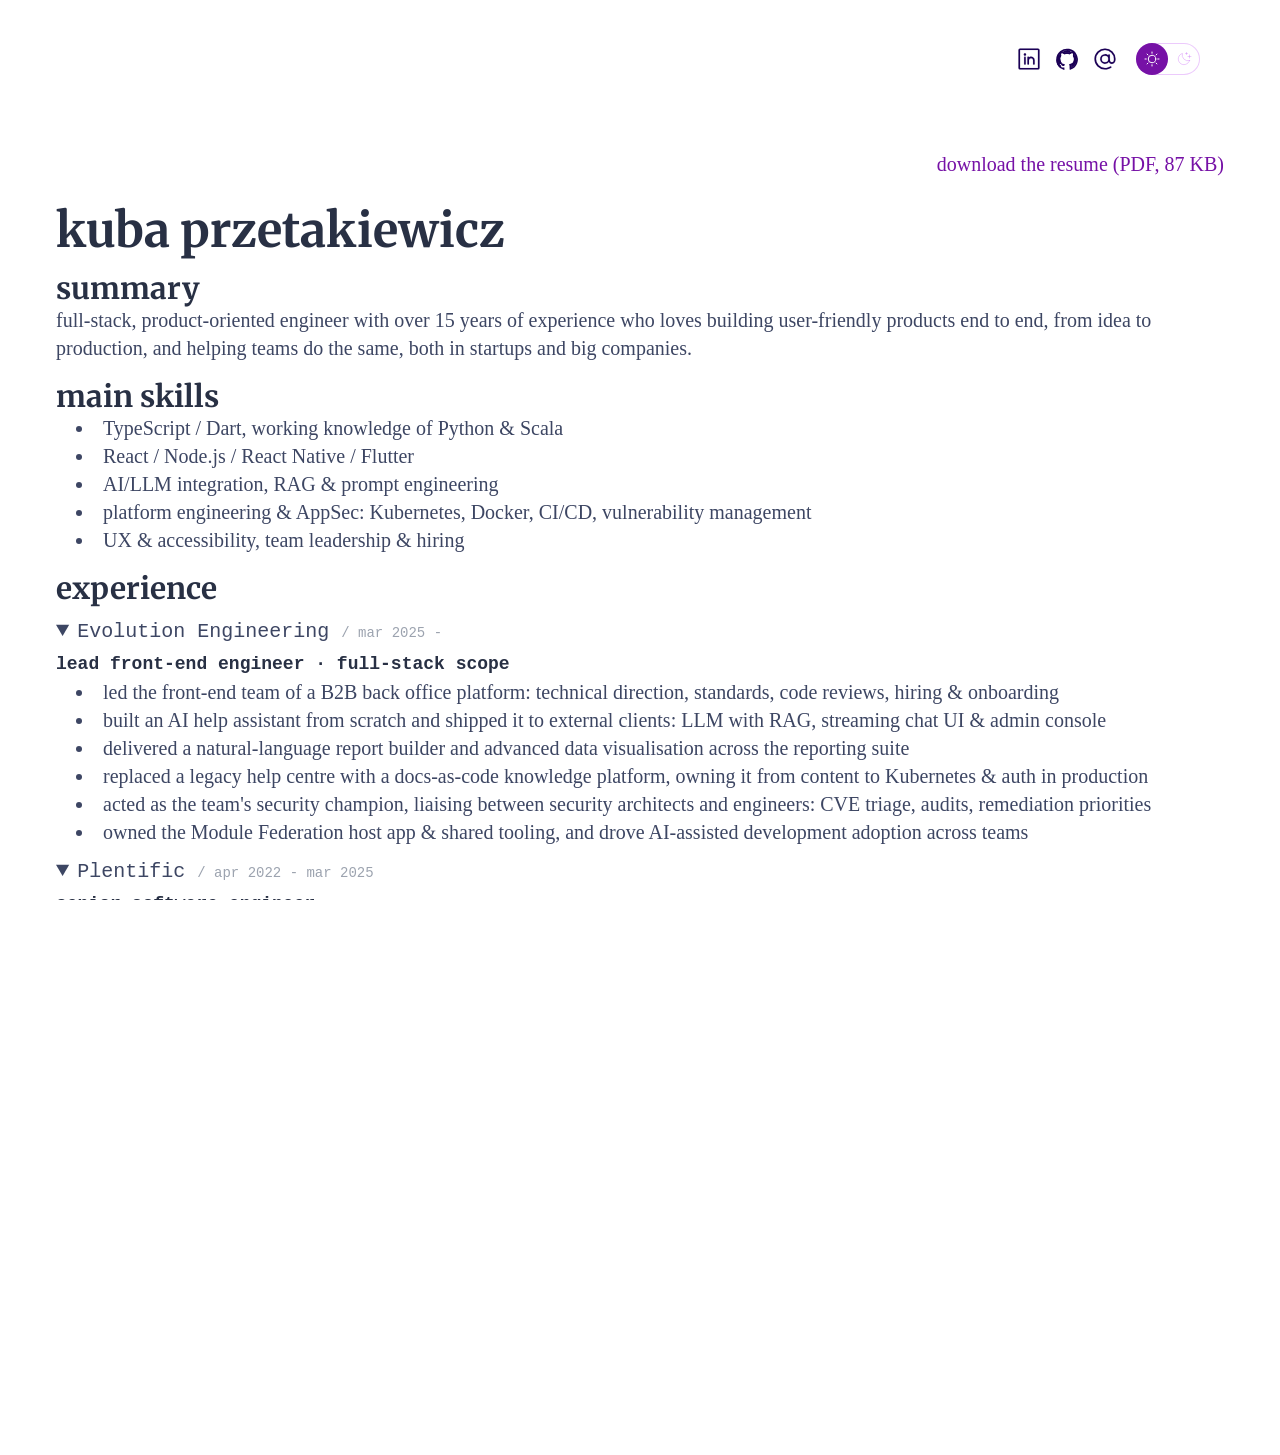
<file: index.html>
<!DOCTYPE html>
<html lang="en">
	<head>
		<meta charset="UTF-8">
<meta name="description" property="og:description" content="the personal site of kuba przetakiewicz">
<meta name="viewport" content="width=device-width">
<meta name="generator" content="Astro v2.1.3">
<title>kuba przetakiewicz - senior software engineer</title>

<!-- <link rel="icon" type="image/svg+xml" href="/favicon.svg" /> -->
<link rel="preconnect" href="https://fonts.googleapis.com">
<link rel="preconnect" href="https://fonts.gstatic.com" crossorigin>
<link href="https://fonts.googleapis.com/css2?family=Karla:ital,wght@0,400;0,700;1,400&family=Merriweather:wght@400;700&display=swap" rel="stylesheet">

<script>
	// This code is inlined in the head to make dark mode instant & blocking.
	const getThemePreference = () => {
		if (typeof localStorage !== 'undefined' && localStorage.getItem('theme')) {
			return localStorage.getItem('theme');
		}
		return window.matchMedia('(prefers-color-scheme: dark)').matches ? 'dark' : 'light';
	};
	const isDark = getThemePreference() === 'dark';
	document.documentElement.classList[isDark ? 'add' : 'remove']('theme-dark');

	if (typeof localStorage !== 'undefined') {
		// Watch the document element and persist user preference when it changes.
		const observer = new MutationObserver(() => {
			const isDark = document.documentElement.classList.contains('theme-dark');
			localStorage.setItem('theme', isDark ? 'dark' : 'light');
		});
		observer.observe(document.documentElement, { attributes: true, attributeFilter: ['class'] });
	}
</script>
	<link rel="stylesheet" href="/_astro/404.932a802f.css" />
<link rel="stylesheet" href="/_astro/index.e39b79e0.css" />
<link rel="stylesheet" href="/_astro/index.4aaa3e02.css" />
<link rel="stylesheet" href="/_astro/404.a848fe83.css" /><script type="module">class n extends HTMLElement{constructor(){super();const e=this.querySelector("button"),t=s=>{document.documentElement.classList[s?"add":"remove"]("theme-dark"),e.setAttribute("aria-pressed",String(s))};e.addEventListener("click",()=>t(!this.isDark())),t(this.isDark())}isDark(){return document.documentElement.classList.contains("theme-dark")}}customElements.define("theme-toggle",n);
</script></head>
	<body>
		<div class="stack">
			<nav class="astro-DMQPWCEC">
	<div class="menu-main astro-DMQPWCEC">
		<div class="menu-clickies astro-DMQPWCEC">
			<div class="socials astro-DMQPWCEC">
				<a href="https://www.linkedin.com/in/kubaprzetakiewicz" class="social astro-DMQPWCEC" target="_blank" rel="noopener noreferrer">
						<span class="sr-only astro-DMQPWCEC">LinkedIn</span>
						<svg xmlns="http://www.w3.org/2000/svg" width="40" height="40" viewBox="0 0 256 256" aria-hidden="true" stroke="currentcolor" fill="currentcolor" class="astro-PATNJMLL">
	<g class="astro-PATNJMLL"><path d="M216,24H40A16,16,0,0,0,24,40V216a16,16,0,0,0,16,16H216a16,16,0,0,0,16-16V40A16,16,0,0,0,216,24Zm0,192H40V40H216V216ZM96,112v64a8,8,0,0,1-16,0V112a8,8,0,0,1,16,0Zm88,28v36a8,8,0,0,1-16,0V140a20,20,0,0,0-40,0v36a8,8,0,0,1-16,0V112a8,8,0,0,1,15.79-1.78A36,36,0,0,1,184,140ZM100,84A12,12,0,1,1,88,72,12,12,0,0,1,100,84Z"></path></g>
	
</svg>
					</a><a href="https://github.com/kubaprzetakiewicz" class="social astro-DMQPWCEC" target="_blank" rel="noopener noreferrer">
						<span class="sr-only astro-DMQPWCEC">GitHub</span>
						<svg xmlns="http://www.w3.org/2000/svg" width="40" height="40" viewBox="0 0 256 256" aria-hidden="true" stroke="currentcolor" fill="currentcolor" class="astro-PATNJMLL">
	<g class="astro-PATNJMLL"><path fill="none" stroke-width="14.7" d="M55.7 167.2c13.9 1 21.3 13.1 22.2 14.6 4.2 7.2 10.4 9.6 18.3 7.1l1.1-3.4a60.3 60.3 0 0 1-25.8-11.9c-12-10.1-18-25.6-18-46.3"/><path fill="none" stroke-width="16" d="M61.4 205.1a24.5 24.5 0 0 1-3-6.1c-3.2-7.9-7.1-10.6-7.8-11.1l-1-.6c-2.4-1.6-9.5-6.5-7.2-13.9 1.4-4.5 6-7.2 12.3-7.2h.8c4 .3 7.6 1.5 10.7 3.2-9.1-10.1-13.6-24.3-13.6-42.3 0-11.3 3.5-21.7 10.1-30.4A46.7 46.7 0 0 1 65 67.3a8.3 8.3 0 0 1 5-4.7c2.8-.9 13.3-2.7 33.2 9.9a105 105 0 0 1 50.5 0c19.9-12.6 30.4-10.8 33.2-9.9 2.3.7 4.1 2.4 5 4.7 5 12.7 4 23.2 2.6 29.4 6.7 8.7 10 18.9 10 30.4 0 42.6-25.8 54.7-43.6 58.7 1.4 4.1 2.2 8.8 2.2 13.7l-.1 23.4v2.3"/><path fill="none" stroke-width="16" d="M160.9 185.7c1.4 4.1 2.2 8.8 2.2 13.7l-.1 23.4v2.3A98.6 98.6 0 1 0 61.4 205c-1.4-2.1-11.3-17.5-11.8-17.8-2.4-1.6-9.5-6.5-7.2-13.9 1.4-4.5 6-7.2 12.3-7.2h.8c4 .3 7.6 1.5 10.7 3.2-9.1-10.1-13.6-24.3-13.6-42.3 0-11.3 3.5-21.7 10.1-30.4A46.4 46.4 0 0 1 65 67.3a8.3 8.3 0 0 1 5-4.7c2.8-.9 13.3-2.7 33.2 9.9a105 105 0 0 1 50.5 0c19.9-12.6 30.4-10.8 33.2-9.9 2.3.7 4.1 2.4 5 4.7 5 12.7 4 23.2 2.6 29.4 6.7 8.7 10 18.9 10 30.4.1 42.6-25.8 54.7-43.6 58.6z"/><path fill="none" stroke-width="18.7" d="m170.1 203.3 17.3-12 17.2-18.7 9.5-26.6v-27.9l-9.5-27.5" /><path fill="none" stroke-width="22.7" d="m92.1 57.3 23.3-4.6 18.7-1.4 29.3 5.4m-110 32.6-8 16-4 21.4.6 20.3 3.4 13" /><path fill="none" stroke-width="13.3" d="M28.8 133a100 100 0 0 0 66.9 94.4v-8.7c-22.4 1.8-33-11.5-35.6-19.8-3.4-8.6-7.8-11.4-8.5-11.8"/></g>
	
</svg>
					</a><a href="mailto:kuba@przetakiewicz.pl" class="social astro-DMQPWCEC" target="_blank" rel="noopener noreferrer">
						<span class="sr-only astro-DMQPWCEC">Email</span>
						<svg xmlns="http://www.w3.org/2000/svg" width="40" height="40" viewBox="0 0 256 256" aria-hidden="true" stroke="currentcolor" fill="currentcolor" class="astro-PATNJMLL">
	<g class="astro-PATNJMLL"><path d="M128,24a104,104,0,0,0,0,208c21.51,0,44.1-6.48,60.43-17.33a8,8,0,0,0-8.86-13.33C166,210.38,146.21,216,128,216a88,88,0,1,1,88-88c0,26.45-10.88,32-20,32s-20-5.55-20-32V88a8,8,0,0,0-16,0v4.26a48,48,0,1,0,5.93,65.1c6,12,16.35,18.64,30.07,18.64,22.54,0,36-17.94,36-48A104.11,104.11,0,0,0,128,24Zm0,136a32,32,0,1,1,32-32A32,32,0,0,1,128,160Z"></path></g>
	
</svg>
					</a>
			</div>

			<div class="theme-toggle astro-DMQPWCEC">
				<theme-toggle class="astro-X3PJSKD3">
	<button class="astro-X3PJSKD3">
		<span class="sr-only astro-X3PJSKD3">Dark theme</span>
		<span class="icon light astro-X3PJSKD3"><svg xmlns="http://www.w3.org/2000/svg" width="40" height="40" viewBox="0 0 256 256" aria-hidden="true" stroke="currentcolor" fill="currentcolor" class="astro-PATNJMLL">
	<g class="astro-PATNJMLL"><circle cx="128" cy="128" r="60" fill="none" stroke-linecap="round" stroke-linejoin="round" stroke-width="16"/><path fill="none" stroke-linecap="round" stroke-linejoin="round" stroke-width="16" d="M128 36V16M63 63 49 49m-13 79H16m47 65-14 14m79 13v20m65-47 14 14m13-79h20m-47-65 14-14"/></g>
	
</svg></span>
		<span class="icon dark astro-X3PJSKD3"><svg xmlns="http://www.w3.org/2000/svg" width="40" height="40" viewBox="0 0 256 256" aria-hidden="true" stroke="currentcolor" fill="currentcolor" class="astro-PATNJMLL">
	<g class="astro-PATNJMLL"><path fill="none" stroke-linecap="round" stroke-linejoin="round" stroke-width="16" d="M216 112V64m24 24h-48m-24-64v32m16-16h-32m65 113A92 92 0 0 1 103 39h0a92 92 0 1 0 114 114Z"/></g>
	
</svg></span>
	</button>
</theme-toggle>
			</div>
		</div>
	</div>
</nav>
			<div class="wrapper stack gap-8 lg:gap-20 astro-J7PV25F6">
    <main class="container mx-auto p-4 md:p-8 text-xl font-serif astro-J7PV25F6">
      <p class="text-right astro-J7PV25F6">
        <a class="resume-link astro-J7PV25F6" href="./kuba przetakiewicz - senior software engineer.pdf" download>
          download the resume (PDF, 87 KB)
        </a>
      </p>
      <br class="astro-J7PV25F6">
      <div class="astro-CZSXI2W5">
	<header class="flex flex-col items-start astro-CZSXI2W5">
		<h1 class="text-5xl astro-CZSXI2W5">kuba przetakiewicz</h1>
		<a class="text-blue-500 underline print-only astro-CZSXI2W5" href="mailto:kuba@przetakiewicz.pl">
			kuba@przetakiewicz.pl
		</a>
		<a class="text-blue-500 underline print-only astro-CZSXI2W5" href="//github.com/kubaprzetakiewicz" title="Link to GitHub" target="_blank" rel="noopener noreferrer">
			github.com/kubaprzetakiewicz
		</a>
		<a class="text-blue-500 underline print-only astro-CZSXI2W5" href="//linkedin.com/in/kubaprzetakiewicz" title="Link to LinkedIn" target="_blank" rel="noopener noreferrer">
			linkedin.com/in/kubaprzetakiewicz
		</a>
	</header>
	<section class="summary mt-4 astro-CZSXI2W5">
		<h2 class="text-3xl astro-CZSXI2W5">summary</h2>
		<p class="astro-CZSXI2W5">
			full-stack, product-oriented engineer with over 15 years of
			experience who loves building user-friendly products end to end,
			from idea to production, and helping teams do the same, both in
			startups and big companies.
		</p>
	</section>
	<section class="skills mt-4 astro-CZSXI2W5">
		<h2 class="text-3xl astro-CZSXI2W5">main skills</h2>
		<ul class="pl-5 astro-CZSXI2W5">
			<li class="list-disc list-inside astro-CZSXI2W5">TypeScript / Dart, working knowledge of Python & Scala</li>
			<li class="list-disc list-inside astro-CZSXI2W5">React / Node.js / React Native / Flutter</li>
			<li class="list-disc list-inside astro-CZSXI2W5">AI/LLM integration, RAG & prompt engineering</li>
			<li class="list-disc list-inside astro-CZSXI2W5">platform engineering & AppSec: Kubernetes, Docker, CI/CD, vulnerability management</li>
			<li class="list-disc list-inside astro-CZSXI2W5">UX & accessibility, team leadership & hiring</li>
		</ul>
	</section>
	<section class="experience mt-4 astro-CZSXI2W5">
		<h2 class="text-3xl astro-CZSXI2W5">experience</h2>
		<details open class="astro-CZSXI2W5">
			<summary class="font-mono pt-3 pb-1 astro-CZSXI2W5">
				<span class="text-xl astro-CZSXI2W5">Evolution Engineering</span>
				<span class="text-gray-400 text-sm astro-CZSXI2W5"> / mar 2025 -</span>
			</summary>
			<h3 class="text-lg font-mono astro-CZSXI2W5">lead front-end engineer · full-stack scope</h3>
			<ul class="pl-5 astro-CZSXI2W5">
				<li class="list-disc list-inside astro-CZSXI2W5">
					led the front-end team of a B2B back office platform: technical direction, standards, code reviews, hiring & onboarding
				</li>
				<li class="list-disc list-inside astro-CZSXI2W5">
					built an AI help assistant from scratch and shipped it to external clients: LLM with RAG, streaming chat UI & admin console
				</li>
				<li class="list-disc list-inside astro-CZSXI2W5">
					delivered a natural-language report builder and advanced data visualisation across the reporting suite
				</li>
				<li class="list-disc list-inside astro-CZSXI2W5">
					replaced a legacy help centre with a docs-as-code knowledge platform, owning it from content to Kubernetes & auth in production
				</li>
				<li class="list-disc list-inside astro-CZSXI2W5">
					acted as the team's security champion, liaising between security architects and engineers: CVE triage, audits, remediation priorities
				</li>
				<li class="list-disc list-inside astro-CZSXI2W5">
					owned the Module Federation host app & shared tooling, and drove AI-assisted development adoption across teams
				</li>
			</ul>
		</details>
		<details open class="astro-CZSXI2W5">
			<summary class="font-mono pt-3 pb-1 astro-CZSXI2W5">
				<span class="text-xl astro-CZSXI2W5">Plentific</span>
				<span class="text-gray-400 text-sm astro-CZSXI2W5"> / apr 2022 - mar 2025</span>
			</summary>
			<h3 class="text-lg font-mono astro-CZSXI2W5">senior software engineer</h3>
			<ul class="pl-5 astro-CZSXI2W5">
				<li class="list-disc list-inside astro-CZSXI2W5">
					delivered core business functionality for the back office proptech platform
				</li>
				<li class="list-disc list-inside astro-CZSXI2W5">
					owned platform responsibilities: CI/CD, internal tooling, DX & light DevOps; took part in technical hiring
				</li>
				<li class="list-disc list-inside astro-CZSXI2W5">
					migrated legacy Jenkins pipelines to GitHub Actions, cutting deployment times by almost 90%
				</li>
			</ul>
		</details>
		<details open class="astro-CZSXI2W5">
			<summary class="font-mono pt-3 pb-1 astro-CZSXI2W5">
				<span class="text-xl astro-CZSXI2W5">Stepwise</span>
				<span class="text-gray-400 text-sm astro-CZSXI2W5"> / mar 2020 - mar 2022</span>
			</summary>
			<h3 class="text-lg font-mono astro-CZSXI2W5">front-end & Flutter lead / core member</h3>
			<ul class="pl-5 astro-CZSXI2W5">
				<li class="list-disc list-inside astro-CZSXI2W5">
					led Flutter development of a smart building management app, driving R&amp;D and team direction
				</li>
				<li class="list-disc list-inside astro-CZSXI2W5">
					delivered React apps for financial &amp; energy sector clients, from customer-facing products to internal tools
				</li>
				<li class="list-disc list-inside astro-CZSXI2W5">
					shaped engineering culture: CI/CD, code review practices, technical interview process, tech talks & workshops
				</li>
			</ul>
		</details>
		<details open class="astro-CZSXI2W5">
			<summary class="font-mono pt-3 pb-1 astro-CZSXI2W5">
				<span class="text-xl astro-CZSXI2W5">earlier</span>
			</summary>
			<ul class="pl-5 astro-CZSXI2W5">
				<li class="list-disc list-inside astro-CZSXI2W5">
					<span class="font-mono astro-CZSXI2W5">IGT</span> <span class="text-gray-400 text-sm font-mono astro-CZSXI2W5">/ mar 2015 - feb 2020</span> / senior front-end developer: React & React Native gaming products, Angular back office, ADA accessibility
				</li>
				<li class="list-disc list-inside astro-CZSXI2W5">
					<span class="font-mono astro-CZSXI2W5">CodersLab</span> <span class="text-gray-400 text-sm font-mono astro-CZSXI2W5">/ sep 2016 - jan 2020</span> / lecturer & mentor: React bootcamps, workshops, 1:1 mentoring
				</li>
				<li class="list-disc list-inside astro-CZSXI2W5">
					<span class="font-mono astro-CZSXI2W5">24/7 Communication</span> <span class="text-gray-400 text-sm font-mono astro-CZSXI2W5">/ oct 2014 - feb 2015</span> / front-end developer: WordPress & Facebook campaign apps for agency clients
				</li>
				<li class="list-disc list-inside astro-CZSXI2W5">
					<span class="font-mono astro-CZSXI2W5">freelance</span> <span class="text-gray-400 text-sm font-mono astro-CZSXI2W5">/ 2007 -</span> / WordPress, UI design & landing pages for design agencies
				</li>
			</ul>
		</details>
	</section>
</div>
    </main>
  </div>
			<footer class="astro-SZ7XMLTE">
	
	<div class="group astro-SZ7XMLTE">
		<p class="astro-SZ7XMLTE">
			hastily put together with <a href="https://astro.build/" class="astro-SZ7XMLTE">Astro</a> using their <a href="https://github.com/withastro/astro/tree/latest/examples/portfolio" class="astro-SZ7XMLTE">Portfolio template</a>, thanks!
		</p>
		<p class="astro-SZ7XMLTE">&copy; 2026 kuba przetakiewicz</p>
	</div>
</footer>
		</div>
	</body></html>
</file>
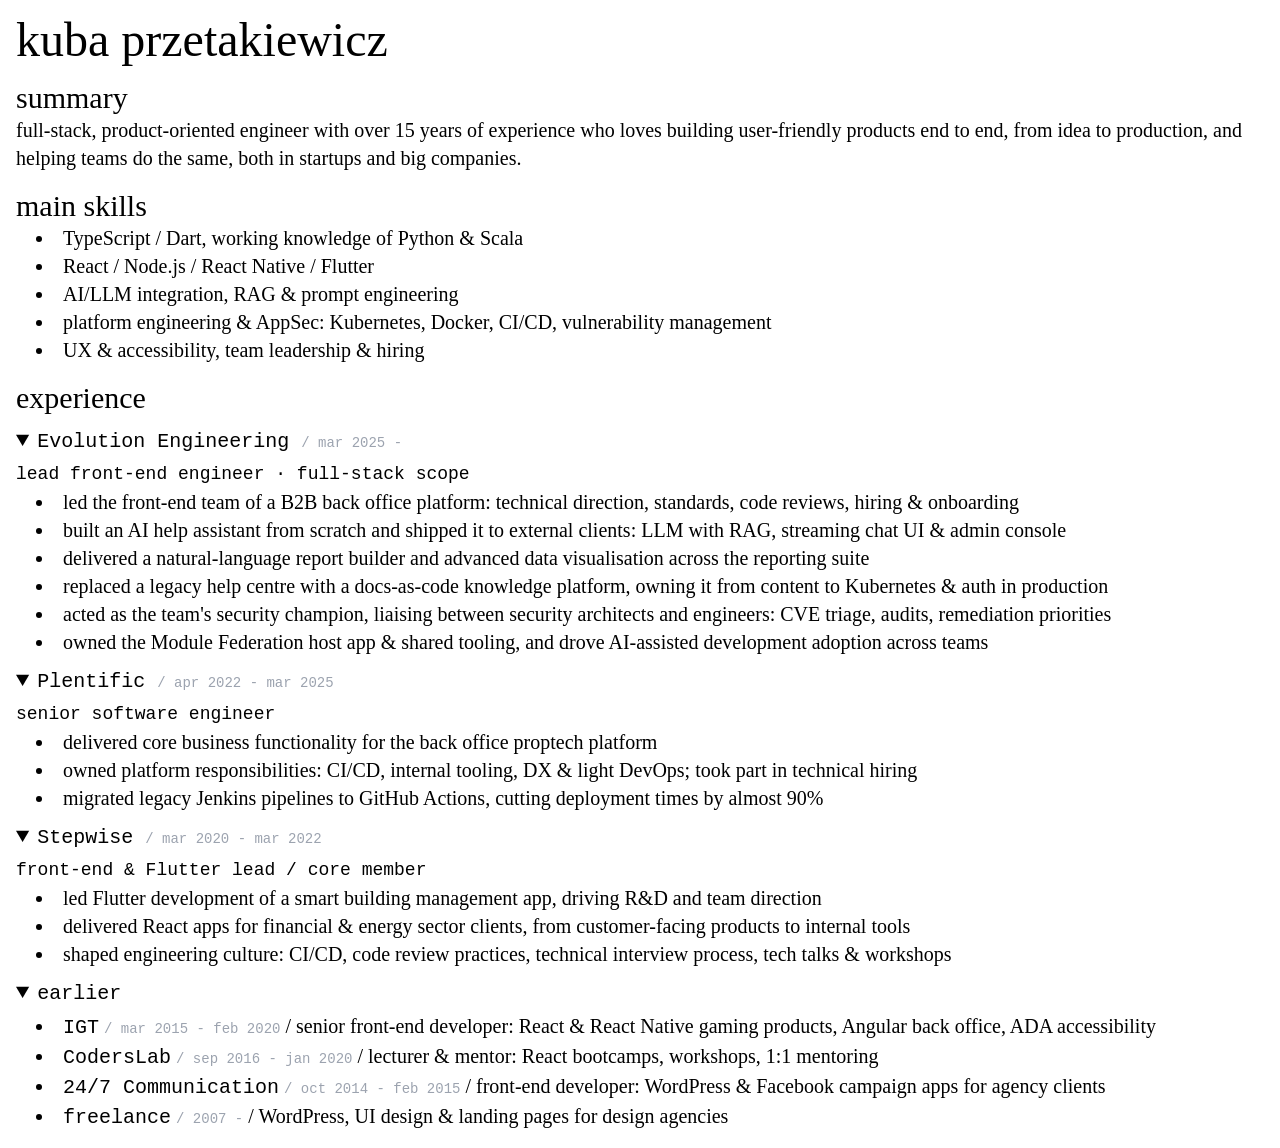
<file: resume/index.html>
<!DOCTYPE html>
<link rel="stylesheet" href="/_astro/404.932a802f.css" />
<link rel="stylesheet" href="/_astro/index.e39b79e0.css" />
<link rel="stylesheet" href="/_astro/resume.f4b0ed2b.css" /><main class="text-xl font-serif p-4">
	<div class="astro-CZSXI2W5">
	<header class="flex flex-col items-start astro-CZSXI2W5">
		<h1 class="text-5xl astro-CZSXI2W5">kuba przetakiewicz</h1>
		<a class="text-blue-500 underline print-only astro-CZSXI2W5" href="mailto:kuba@przetakiewicz.pl">
			kuba@przetakiewicz.pl
		</a>
		<a class="text-blue-500 underline print-only astro-CZSXI2W5" href="//github.com/kubaprzetakiewicz" title="Link to GitHub" target="_blank" rel="noopener noreferrer">
			github.com/kubaprzetakiewicz
		</a>
		<a class="text-blue-500 underline print-only astro-CZSXI2W5" href="//linkedin.com/in/kubaprzetakiewicz" title="Link to LinkedIn" target="_blank" rel="noopener noreferrer">
			linkedin.com/in/kubaprzetakiewicz
		</a>
	</header>
	<section class="summary mt-4 astro-CZSXI2W5">
		<h2 class="text-3xl astro-CZSXI2W5">summary</h2>
		<p class="astro-CZSXI2W5">
			full-stack, product-oriented engineer with over 15 years of
			experience who loves building user-friendly products end to end,
			from idea to production, and helping teams do the same, both in
			startups and big companies.
		</p>
	</section>
	<section class="skills mt-4 astro-CZSXI2W5">
		<h2 class="text-3xl astro-CZSXI2W5">main skills</h2>
		<ul class="pl-5 astro-CZSXI2W5">
			<li class="list-disc list-inside astro-CZSXI2W5">TypeScript / Dart, working knowledge of Python & Scala</li>
			<li class="list-disc list-inside astro-CZSXI2W5">React / Node.js / React Native / Flutter</li>
			<li class="list-disc list-inside astro-CZSXI2W5">AI/LLM integration, RAG & prompt engineering</li>
			<li class="list-disc list-inside astro-CZSXI2W5">platform engineering & AppSec: Kubernetes, Docker, CI/CD, vulnerability management</li>
			<li class="list-disc list-inside astro-CZSXI2W5">UX & accessibility, team leadership & hiring</li>
		</ul>
	</section>
	<section class="experience mt-4 astro-CZSXI2W5">
		<h2 class="text-3xl astro-CZSXI2W5">experience</h2>
		<details open class="astro-CZSXI2W5">
			<summary class="font-mono pt-3 pb-1 astro-CZSXI2W5">
				<span class="text-xl astro-CZSXI2W5">Evolution Engineering</span>
				<span class="text-gray-400 text-sm astro-CZSXI2W5"> / mar 2025 -</span>
			</summary>
			<h3 class="text-lg font-mono astro-CZSXI2W5">lead front-end engineer · full-stack scope</h3>
			<ul class="pl-5 astro-CZSXI2W5">
				<li class="list-disc list-inside astro-CZSXI2W5">
					led the front-end team of a B2B back office platform: technical direction, standards, code reviews, hiring & onboarding
				</li>
				<li class="list-disc list-inside astro-CZSXI2W5">
					built an AI help assistant from scratch and shipped it to external clients: LLM with RAG, streaming chat UI & admin console
				</li>
				<li class="list-disc list-inside astro-CZSXI2W5">
					delivered a natural-language report builder and advanced data visualisation across the reporting suite
				</li>
				<li class="list-disc list-inside astro-CZSXI2W5">
					replaced a legacy help centre with a docs-as-code knowledge platform, owning it from content to Kubernetes & auth in production
				</li>
				<li class="list-disc list-inside astro-CZSXI2W5">
					acted as the team's security champion, liaising between security architects and engineers: CVE triage, audits, remediation priorities
				</li>
				<li class="list-disc list-inside astro-CZSXI2W5">
					owned the Module Federation host app & shared tooling, and drove AI-assisted development adoption across teams
				</li>
			</ul>
		</details>
		<details open class="astro-CZSXI2W5">
			<summary class="font-mono pt-3 pb-1 astro-CZSXI2W5">
				<span class="text-xl astro-CZSXI2W5">Plentific</span>
				<span class="text-gray-400 text-sm astro-CZSXI2W5"> / apr 2022 - mar 2025</span>
			</summary>
			<h3 class="text-lg font-mono astro-CZSXI2W5">senior software engineer</h3>
			<ul class="pl-5 astro-CZSXI2W5">
				<li class="list-disc list-inside astro-CZSXI2W5">
					delivered core business functionality for the back office proptech platform
				</li>
				<li class="list-disc list-inside astro-CZSXI2W5">
					owned platform responsibilities: CI/CD, internal tooling, DX & light DevOps; took part in technical hiring
				</li>
				<li class="list-disc list-inside astro-CZSXI2W5">
					migrated legacy Jenkins pipelines to GitHub Actions, cutting deployment times by almost 90%
				</li>
			</ul>
		</details>
		<details open class="astro-CZSXI2W5">
			<summary class="font-mono pt-3 pb-1 astro-CZSXI2W5">
				<span class="text-xl astro-CZSXI2W5">Stepwise</span>
				<span class="text-gray-400 text-sm astro-CZSXI2W5"> / mar 2020 - mar 2022</span>
			</summary>
			<h3 class="text-lg font-mono astro-CZSXI2W5">front-end & Flutter lead / core member</h3>
			<ul class="pl-5 astro-CZSXI2W5">
				<li class="list-disc list-inside astro-CZSXI2W5">
					led Flutter development of a smart building management app, driving R&amp;D and team direction
				</li>
				<li class="list-disc list-inside astro-CZSXI2W5">
					delivered React apps for financial &amp; energy sector clients, from customer-facing products to internal tools
				</li>
				<li class="list-disc list-inside astro-CZSXI2W5">
					shaped engineering culture: CI/CD, code review practices, technical interview process, tech talks & workshops
				</li>
			</ul>
		</details>
		<details open class="astro-CZSXI2W5">
			<summary class="font-mono pt-3 pb-1 astro-CZSXI2W5">
				<span class="text-xl astro-CZSXI2W5">earlier</span>
			</summary>
			<ul class="pl-5 astro-CZSXI2W5">
				<li class="list-disc list-inside astro-CZSXI2W5">
					<span class="font-mono astro-CZSXI2W5">IGT</span> <span class="text-gray-400 text-sm font-mono astro-CZSXI2W5">/ mar 2015 - feb 2020</span> / senior front-end developer: React & React Native gaming products, Angular back office, ADA accessibility
				</li>
				<li class="list-disc list-inside astro-CZSXI2W5">
					<span class="font-mono astro-CZSXI2W5">CodersLab</span> <span class="text-gray-400 text-sm font-mono astro-CZSXI2W5">/ sep 2016 - jan 2020</span> / lecturer & mentor: React bootcamps, workshops, 1:1 mentoring
				</li>
				<li class="list-disc list-inside astro-CZSXI2W5">
					<span class="font-mono astro-CZSXI2W5">24/7 Communication</span> <span class="text-gray-400 text-sm font-mono astro-CZSXI2W5">/ oct 2014 - feb 2015</span> / front-end developer: WordPress & Facebook campaign apps for agency clients
				</li>
				<li class="list-disc list-inside astro-CZSXI2W5">
					<span class="font-mono astro-CZSXI2W5">freelance</span> <span class="text-gray-400 text-sm font-mono astro-CZSXI2W5">/ 2007 -</span> / WordPress, UI design & landing pages for design agencies
				</li>
			</ul>
		</details>
	</section>
</div>
</main>
</file>
<file: _astro/404.932a802f.css>
*,:before,:after{box-sizing:border-box;border-width:0;border-style:solid;border-color:#e5e7eb}:before,:after{--tw-content: ""}html{line-height:1.5;-webkit-text-size-adjust:100%;-moz-tab-size:4;-o-tab-size:4;tab-size:4;font-family:ui-sans-serif,system-ui,-apple-system,BlinkMacSystemFont,Segoe UI,Roboto,Helvetica Neue,Arial,Noto Sans,sans-serif,"Apple Color Emoji","Segoe UI Emoji",Segoe UI Symbol,"Noto Color Emoji";font-feature-settings:normal}body{margin:0;line-height:inherit}hr{height:0;color:inherit;border-top-width:1px}abbr:where([title]){-webkit-text-decoration:underline dotted;text-decoration:underline dotted}h1,h2,h3,h4,h5,h6{font-size:inherit;font-weight:inherit}a{color:inherit;text-decoration:inherit}b,strong{font-weight:bolder}code,kbd,samp,pre{font-family:ui-monospace,SFMono-Regular,Menlo,Monaco,Consolas,Liberation Mono,Courier New,monospace;font-size:1em}small{font-size:80%}sub,sup{font-size:75%;line-height:0;position:relative;vertical-align:baseline}sub{bottom:-.25em}sup{top:-.5em}table{text-indent:0;border-color:inherit;border-collapse:collapse}button,input,optgroup,select,textarea{font-family:inherit;font-size:100%;font-weight:inherit;line-height:inherit;color:inherit;margin:0;padding:0}button,select{text-transform:none}button,[type=button],[type=reset],[type=submit]{-webkit-appearance:button;background-color:transparent;background-image:none}:-moz-focusring{outline:auto}:-moz-ui-invalid{box-shadow:none}progress{vertical-align:baseline}::-webkit-inner-spin-button,::-webkit-outer-spin-button{height:auto}[type=search]{-webkit-appearance:textfield;outline-offset:-2px}::-webkit-search-decoration{-webkit-appearance:none}::-webkit-file-upload-button{-webkit-appearance:button;font:inherit}summary{display:list-item}blockquote,dl,dd,h1,h2,h3,h4,h5,h6,hr,figure,p,pre{margin:0}fieldset{margin:0;padding:0}legend{padding:0}ol,ul,menu{list-style:none;margin:0;padding:0}textarea{resize:vertical}input::-moz-placeholder,textarea::-moz-placeholder{opacity:1;color:#9ca3af}input::placeholder,textarea::placeholder{opacity:1;color:#9ca3af}button,[role=button]{cursor:pointer}:disabled{cursor:default}img,svg,video,canvas,audio,iframe,embed,object{display:block;vertical-align:middle}img,video{max-width:100%;height:auto}[hidden]{display:none}*,:before,:after{--tw-border-spacing-x: 0;--tw-border-spacing-y: 0;--tw-translate-x: 0;--tw-translate-y: 0;--tw-rotate: 0;--tw-skew-x: 0;--tw-skew-y: 0;--tw-scale-x: 1;--tw-scale-y: 1;--tw-pan-x: ;--tw-pan-y: ;--tw-pinch-zoom: ;--tw-scroll-snap-strictness: proximity;--tw-ordinal: ;--tw-slashed-zero: ;--tw-numeric-figure: ;--tw-numeric-spacing: ;--tw-numeric-fraction: ;--tw-ring-inset: ;--tw-ring-offset-width: 0px;--tw-ring-offset-color: #fff;--tw-ring-color: rgb(59 130 246 / .5);--tw-ring-offset-shadow: 0 0 #0000;--tw-ring-shadow: 0 0 #0000;--tw-shadow: 0 0 #0000;--tw-shadow-colored: 0 0 #0000;--tw-blur: ;--tw-brightness: ;--tw-contrast: ;--tw-grayscale: ;--tw-hue-rotate: ;--tw-invert: ;--tw-saturate: ;--tw-sepia: ;--tw-drop-shadow: ;--tw-backdrop-blur: ;--tw-backdrop-brightness: ;--tw-backdrop-contrast: ;--tw-backdrop-grayscale: ;--tw-backdrop-hue-rotate: ;--tw-backdrop-invert: ;--tw-backdrop-opacity: ;--tw-backdrop-saturate: ;--tw-backdrop-sepia: }::backdrop{--tw-border-spacing-x: 0;--tw-border-spacing-y: 0;--tw-translate-x: 0;--tw-translate-y: 0;--tw-rotate: 0;--tw-skew-x: 0;--tw-skew-y: 0;--tw-scale-x: 1;--tw-scale-y: 1;--tw-pan-x: ;--tw-pan-y: ;--tw-pinch-zoom: ;--tw-scroll-snap-strictness: proximity;--tw-ordinal: ;--tw-slashed-zero: ;--tw-numeric-figure: ;--tw-numeric-spacing: ;--tw-numeric-fraction: ;--tw-ring-inset: ;--tw-ring-offset-width: 0px;--tw-ring-offset-color: #fff;--tw-ring-color: rgb(59 130 246 / .5);--tw-ring-offset-shadow: 0 0 #0000;--tw-ring-shadow: 0 0 #0000;--tw-shadow: 0 0 #0000;--tw-shadow-colored: 0 0 #0000;--tw-blur: ;--tw-brightness: ;--tw-contrast: ;--tw-grayscale: ;--tw-hue-rotate: ;--tw-invert: ;--tw-saturate: ;--tw-sepia: ;--tw-drop-shadow: ;--tw-backdrop-blur: ;--tw-backdrop-brightness: ;--tw-backdrop-contrast: ;--tw-backdrop-grayscale: ;--tw-backdrop-hue-rotate: ;--tw-backdrop-invert: ;--tw-backdrop-opacity: ;--tw-backdrop-saturate: ;--tw-backdrop-sepia: }.container{width:100%}@media (min-width: 640px){.container{max-width:640px}}@media (min-width: 768px){.container{max-width:768px}}@media (min-width: 1024px){.container{max-width:1024px}}@media (min-width: 1280px){.container{max-width:1280px}}@media (min-width: 1536px){.container{max-width:1536px}}.sr-only{position:absolute;width:1px;height:1px;padding:0;margin:-1px;overflow:hidden;clip:rect(0,0,0,0);white-space:nowrap;border-width:0}.absolute{position:absolute}.relative{position:relative}.mx-auto{margin-left:auto;margin-right:auto}.mt-4{margin-top:1rem}.block{display:block}.flex{display:flex}.grid{display:grid}.contents{display:contents}.hidden{display:none}.transform{transform:translate(var(--tw-translate-x),var(--tw-translate-y)) rotate(var(--tw-rotate)) skew(var(--tw-skew-x)) skewY(var(--tw-skew-y)) scaleX(var(--tw-scale-x)) scaleY(var(--tw-scale-y))}.list-inside{list-style-position:inside}.list-disc{list-style-type:disc}.flex-col{flex-direction:column}.flex-wrap{flex-wrap:wrap}.items-start{align-items:flex-start}.gap-2{gap:.5rem}.gap-4{gap:1rem}.gap-8{gap:2rem}.border{border-width:1px}.p-4{padding:1rem}.pb-1{padding-bottom:.25rem}.pl-5{padding-left:1.25rem}.pt-3{padding-top:.75rem}.text-right{text-align:right}.font-mono{font-family:ui-monospace,SFMono-Regular,Menlo,Monaco,Consolas,Liberation Mono,Courier New,monospace}.font-serif{font-family:ui-serif,Georgia,Cambria,Times New Roman,Times,serif}.text-3xl{font-size:1.875rem;line-height:2.25rem}.text-5xl{font-size:3rem;line-height:1}.text-lg{font-size:1.125rem;line-height:1.75rem}.text-sm{font-size:.875rem;line-height:1.25rem}.text-xl{font-size:1.25rem;line-height:1.75rem}.text-blue-500{--tw-text-opacity: 1;color:rgb(59 130 246 / var(--tw-text-opacity))}.text-gray-400{--tw-text-opacity: 1;color:rgb(156 163 175 / var(--tw-text-opacity))}.underline{text-decoration-line:underline}.transition{transition-property:color,background-color,border-color,text-decoration-color,fill,stroke,opacity,box-shadow,transform,filter,-webkit-backdrop-filter;transition-property:color,background-color,border-color,text-decoration-color,fill,stroke,opacity,box-shadow,transform,filter,backdrop-filter;transition-property:color,background-color,border-color,text-decoration-color,fill,stroke,opacity,box-shadow,transform,filter,backdrop-filter,-webkit-backdrop-filter;transition-timing-function:cubic-bezier(.4,0,.2,1);transition-duration:.15s}@media (min-width: 768px){.md\:p-8{padding:2rem}}@media (min-width: 1024px){.lg\:gap-20{gap:5rem}}
</file>
<file: _astro/index.e39b79e0.css>
.print-only:where(.astro-CZSXI2W5){display:none}@media print{.print-only:where(.astro-CZSXI2W5){display:block}}
</file>
<file: _astro/index.4aaa3e02.css>
.resume-link:where(.astro-J7PV25F6){white-space:nowrap}@media print{.resume-link:where(.astro-J7PV25F6){display:none}}
</file>
<file: _astro/404.a848fe83.css>
footer:where(.astro-SZ7XMLTE){display:flex;flex-direction:column;gap:3rem;margin-top:auto;padding:3rem 2rem;text-align:center;color:var(--gray-400);font-size:var(--text-sm)}footer:where(.astro-SZ7XMLTE) a:where(.astro-SZ7XMLTE){color:var(--gray-400);text-decoration:underline}footer:where(.astro-SZ7XMLTE) a:where(.astro-SZ7XMLTE):hover,footer:where(.astro-SZ7XMLTE) a:where(.astro-SZ7XMLTE):focus{text-decoration-color:currentColor}.group:where(.astro-SZ7XMLTE){display:flex;flex-direction:column;gap:.5rem}.socials:where(.astro-SZ7XMLTE){display:flex;justify-content:center;gap:1rem;flex-wrap:wrap}@media (min-width: 50em){footer:where(.astro-SZ7XMLTE){flex-direction:row;justify-content:space-between;padding:2.5rem 5rem}.group:where(.astro-SZ7XMLTE){flex-direction:row;gap:1rem;flex-wrap:wrap}.socials:where(.astro-SZ7XMLTE){justify-content:flex-end}}@media print{footer:where(.astro-SZ7XMLTE){display:none}}:root{--gray-0: #090b11;--gray-50: #141925;--gray-100: #283044;--gray-200: #3d4663;--gray-300: #505d84;--gray-400: #6474a2;--gray-500: #8490b5;--gray-600: #a3acc8;--gray-700: #c3cadb;--gray-800: #e3e6ee;--gray-900: #f3f4f7;--gray-999-basis: 0, 0%, 100%;--gray-999_40: hsla(var(--gray-999-basis), .4);--gray-999: #ffffff;--accent-light: #c561f6;--accent-regular: #7611a6;--accent-dark: #1c0056;--accent-overlay: hsla(280, 89%, 67%, .33);--accent-subtle-overlay: var(--accent-overlay);--accent-text-over: var(--gray-999);--link-color: var(--accent-regular);--gradient-stop-1: var(--accent-light);--gradient-stop-2: var(--accent-regular);--gradient-stop-3: var(--accent-dark);--gradient-subtle: linear-gradient(150deg, var(--gray-900) 19%, var(--gray-999) 150%);--gradient-accent: linear-gradient( 150deg, var(--gradient-stop-1), var(--gradient-stop-2), var(--gradient-stop-3) );--gradient-accent-orange: linear-gradient( 150deg, #ca7879, var(--accent-regular), var(--accent-dark) );--gradient-stroke: linear-gradient(180deg, var(--gray-900), var(--gray-700));--shadow-sm: 0px 6px 3px rgba(9, 11, 17, .01), 0px 4px 2px rgba(9, 11, 17, .01), 0px 2px 2px rgba(9, 11, 17, .02), 0px 0px 1px rgba(9, 11, 17, .03);--shadow-md: 0px 28px 11px rgba(9, 11, 17, .01), 0px 16px 10px rgba(9, 11, 17, .03), 0px 7px 7px rgba(9, 11, 17, .05), 0px 2px 4px rgba(9, 11, 17, .06);--shadow-lg: 0px 62px 25px rgba(9, 11, 17, .01), 0px 35px 21px rgba(9, 11, 17, .05), 0px 16px 16px rgba(9, 11, 17, .1), 0px 4px 9px rgba(9, 11, 17, .12);--text-sm: .875rem;--text-base: 1rem;--text-md: 1.125rem;--text-lg: 1.25rem;--text-xl: 1.625rem;--text-2xl: 2.125rem;--text-3xl: 2.625rem;--text-4xl: 3.5rem;--text-5xl: 4.5rem;--font-system: system-ui, -apple-system, BlinkMacSystemFont, "Segoe UI", Roboto, Oxygen, Ubuntu, Cantarell, "Open Sans", "Helvetica Neue", sans-serif;--font-body: Karla, var(--font-system);--font-brand: Merriweather, var(--font-system);--theme-transition: .2s ease-in-out}:root.theme-dark{--gray-0: #ffffff;--gray-50: #f3f4f7;--gray-100: #e3e6ee;--gray-200: #c3cadb;--gray-300: #a3acc8;--gray-400: #8490b5;--gray-500: #6474a2;--gray-600: #505d84;--gray-700: #3d4663;--gray-800: #283044;--gray-900: #141925;--gray-999-basis: 225, 31%, 5%;--gray-999: #090b11;--accent-light: #1c0056;--accent-regular: #7611a6;--accent-dark: #c561f6;--accent-overlay: hsla(280, 89%, 67%, .33);--accent-subtle-overlay: hsla(281, 81%, 36%, .33);--accent-text-over: var(--gray-0);--link-color: var(--accent-dark);--gradient-stop-1: #4c11c6;--gradient-subtle: linear-gradient(150deg, var(--gray-900) 19%, var(--gray-999) 81%);--gradient-accent-orange: linear-gradient( 150deg, #ca7879, var(--accent-regular), var(--accent-light) );--gradient-stroke: linear-gradient(180deg, var(--gray-600), var(--gray-800));--shadow-sm: 0px 6px 3px rgba(255, 255, 255, .01), 0px 4px 2px rgba(255, 255, 255, .01), 0px 2px 2px rgba(255, 255, 255, .02), 0px 0px 1px rgba(255, 255, 255, .03);--shadow-md: 0px 28px 11px rgba(255, 255, 255, .01), 0px 16px 10px rgba(255, 255, 255, .03), 0px 7px 7px rgba(255, 255, 255, .05), 0px 2px 4px rgba(255, 255, 255, .06);--shadow-lg: 0px 62px 25px rgba(255, 255, 255, .01), 0px 35px 21px rgba(255, 255, 255, .05), 0px 16px 16px rgba(255, 255, 255, .1), 0px 4px 9px rgba(255, 255, 255, .12)}html,body{height:100%;overflow-x:hidden}body{background-color:var(--gray-999);color:var(--gray-200);font-family:var(--font-body);-webkit-font-smoothing:antialiased;line-height:1.5}*,*:after,*:before{box-sizing:border-box;margin:0}img{max-width:100%;height:auto}a{color:var(--link-color)}h1,h2,h3,h4,h5{line-height:1.1;font-family:var(--font-brand);font-weight:700;color:var(--gray-100)}h1{font-size:var(--text-5xl)}h2{font-size:var(--text-4xl)}h3{font-size:var(--text-3xl)}h4{font-size:var(--text-2xl)}h5{font-size:var(--text-xl)}.sr-only{position:absolute;width:1px;height:1px;padding:0;margin:-1px;overflow:hidden;clip:rect(0,0,0,0);white-space:nowrap;border-width:0}.wrapper{width:100%;max-width:83rem;margin-inline:auto;padding-inline:1.5rem}.stack{display:flex;flex-direction:column}.gap-2{gap:.5rem}.gap-4{gap:1rem}.gap-8{gap:2rem}.gap-10{gap:2.5rem}.gap-15{gap:3.75rem}.gap-20{gap:5rem}.gap-30{gap:7.5rem}.gap-48{gap:12rem}@media (min-width: 50em){.lg\:gap-2{gap:.5rem}.lg\:gap-4{gap:1rem}.lg\:gap-8{gap:2rem}.lg\:gap-10{gap:2.5rem}.lg\:gap-15{gap:3.75rem}.lg\:gap-20{gap:5rem}.lg\:gap-30{gap:7.5rem}.lg\:gap-48{gap:12rem}}svg:where(.astro-PATNJMLL){vertical-align:middle;width:var(--size, 1em);height:var(--size, 1em)}button:where(.astro-X3PJSKD3){display:flex;border:0;border-radius:999rem;padding:0;background-color:var(--gray-999);box-shadow:inset 0 0 0 1px var(--accent-overlay);cursor:pointer}.icon:where(.astro-X3PJSKD3){z-index:1;position:relative;display:flex;padding:.5rem;width:2rem;height:2rem;font-size:1rem;color:var(--accent-overlay)}.icon:where(.astro-X3PJSKD3).light:before{content:"";z-index:-1;position:absolute;inset:0;background-color:var(--accent-regular);border-radius:999rem}.theme-dark .icon:where(.astro-X3PJSKD3).light:before{transform:translate(100%)}.theme-dark .icon:where(.astro-X3PJSKD3).dark,html:not(.theme-dark) .icon:where(.astro-X3PJSKD3).light,button:where(.astro-X3PJSKD3)[aria-pressed=false] .icon:where(.astro-X3PJSKD3).light{color:var(--accent-text-over)}@media (prefers-reduced-motion: no-preference){.icon:where(.astro-X3PJSKD3),.icon:where(.astro-X3PJSKD3).light:before{transition:transform var(--theme-transition),color var(--theme-transition)}}@media (forced-colors: active){.icon:where(.astro-X3PJSKD3).light:before{background-color:SelectedItem}}nav:where(.astro-DMQPWCEC){z-index:9999;position:relative;font-family:var(--font-brand);font-weight:400}.menu-main:where(.astro-DMQPWCEC){display:flex;flex-direction:column;justify-content:space-between;gap:.5rem;padding:1.5rem}.site-title:where(.astro-DMQPWCEC){display:flex;gap:.5rem;align-items:center;line-height:1.1;text-decoration:none}.menu-button:where(.astro-DMQPWCEC){position:relative;display:flex;border:0;border-radius:999rem;padding:.5rem;font-size:1.5rem;color:var(--gray-300);background:radial-gradient(var(--gray-900),var(--gray-800) 150%)}.menu-button:where(.astro-DMQPWCEC)[aria-expanded=true]{color:var(--gray-0)}.menu-button:where(.astro-DMQPWCEC)[hidden]{display:none}#menu-content:where(.astro-DMQPWCEC){position:absolute;left:0;right:0}.nav-items:where(.astro-DMQPWCEC){margin:0;display:flex;flex-direction:column;gap:1rem;font-size:var(--text-md);line-height:1.2;list-style:none;padding:2rem;background-color:var(--gray-999);border-bottom:1px solid var(--gray-800)}.link:where(.astro-DMQPWCEC){display:inline-block;color:var(--gray-300);text-decoration:none}.link:where(.astro-DMQPWCEC).active{color:var(--gray-0)}.menu-clickies:where(.astro-DMQPWCEC){--icon-size: var(--text-xl);--icon-padding: .5rem;display:flex;width:100%;justify-content:flex-end;gap:.75rem;background-color:var(--gray-999);border-radius:0 0 .75rem .75rem}.socials:where(.astro-DMQPWCEC){display:flex;flex-wrap:wrap;gap:.625rem;font-size:var(--icon-size)}.social:where(.astro-DMQPWCEC){display:flex;padding:var(--icon-padding);text-decoration:none;color:var(--accent-dark);transition:color var(--theme-transition)}.social:where(.astro-DMQPWCEC):hover,.social:where(.astro-DMQPWCEC):focus{color:var(--accent-text-over)}.theme-toggle:where(.astro-DMQPWCEC){display:flex;align-items:center;height:calc(var(--icon-size) + 2 * var(--icon-padding))}@media (min-width: 50em){nav:where(.astro-DMQPWCEC){display:grid;grid-template-columns:1fr;align-items:center;padding:2.5rem 5rem;gap:1rem}.menu-main:where(.astro-DMQPWCEC){padding:0;flex-direction:row}.site-title:where(.astro-DMQPWCEC){font-size:var(--text-lg)}#menu-content:where(.astro-DMQPWCEC){display:contents}.nav-items:where(.astro-DMQPWCEC){position:relative;flex-direction:row;font-size:var(--text-sm);border-radius:999rem;border:0;padding:.5rem .5625rem;background:radial-gradient(var(--gray-900),var(--gray-800) 150%);box-shadow:var(--shadow-md)}.nav-items:where(.astro-DMQPWCEC):before{position:absolute;inset:-1px;content:"";background:var(--gradient-stroke);border-radius:999rem;z-index:-1}.link:where(.astro-DMQPWCEC){padding:.5rem 1rem;border-radius:999rem;transition:color var(--theme-transition),background-color var(--theme-transition)}.mailto-link:where(.astro-DMQPWCEC){font-size:var(--text-lg)}.link:where(.astro-DMQPWCEC):hover,.link:where(.astro-DMQPWCEC):focus{color:var(--gray-100);background-color:var(--accent-subtle-overlay)}.link:where(.astro-DMQPWCEC).active{color:var(--accent-text-over);background-color:var(--accent-regular)}.menu-clickies:where(.astro-DMQPWCEC){--icon-padding: .375rem;justify-self:flex-end;align-items:center;padding:0;background-color:transparent;box-shadow:none}.socials:where(.astro-DMQPWCEC){display:none}}@media (min-width: 60em){.socials:where(.astro-DMQPWCEC){display:flex;justify-content:flex-end;gap:0}}@media (forced-colors: active){.link:where(.astro-DMQPWCEC).active{color:SelectedItem}}@media print{nav:where(.astro-DMQPWCEC){display:none}}
</file>
<file: _astro/resume.f4b0ed2b.css>
@page{size:A4;margin:12mm 14mm}@media print{html{font-size:11px}main{padding:0!important}}
</file>
